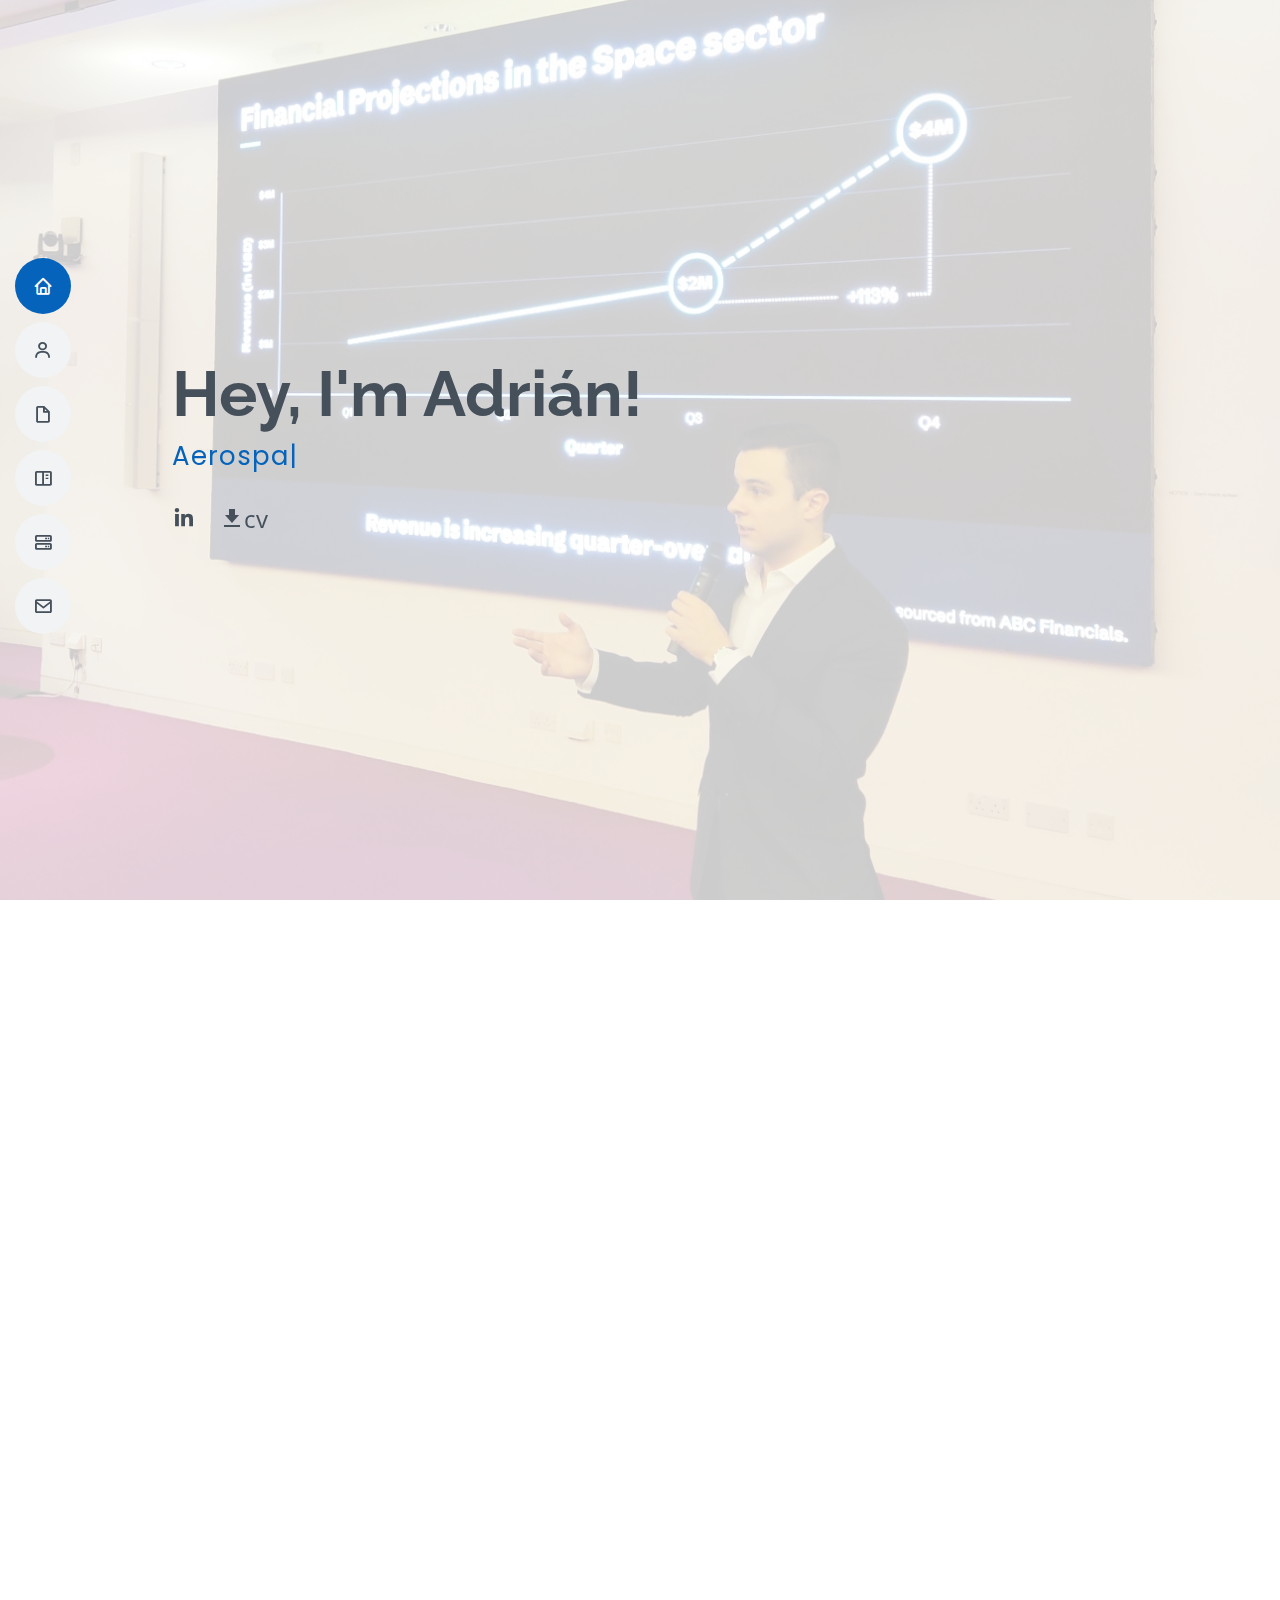
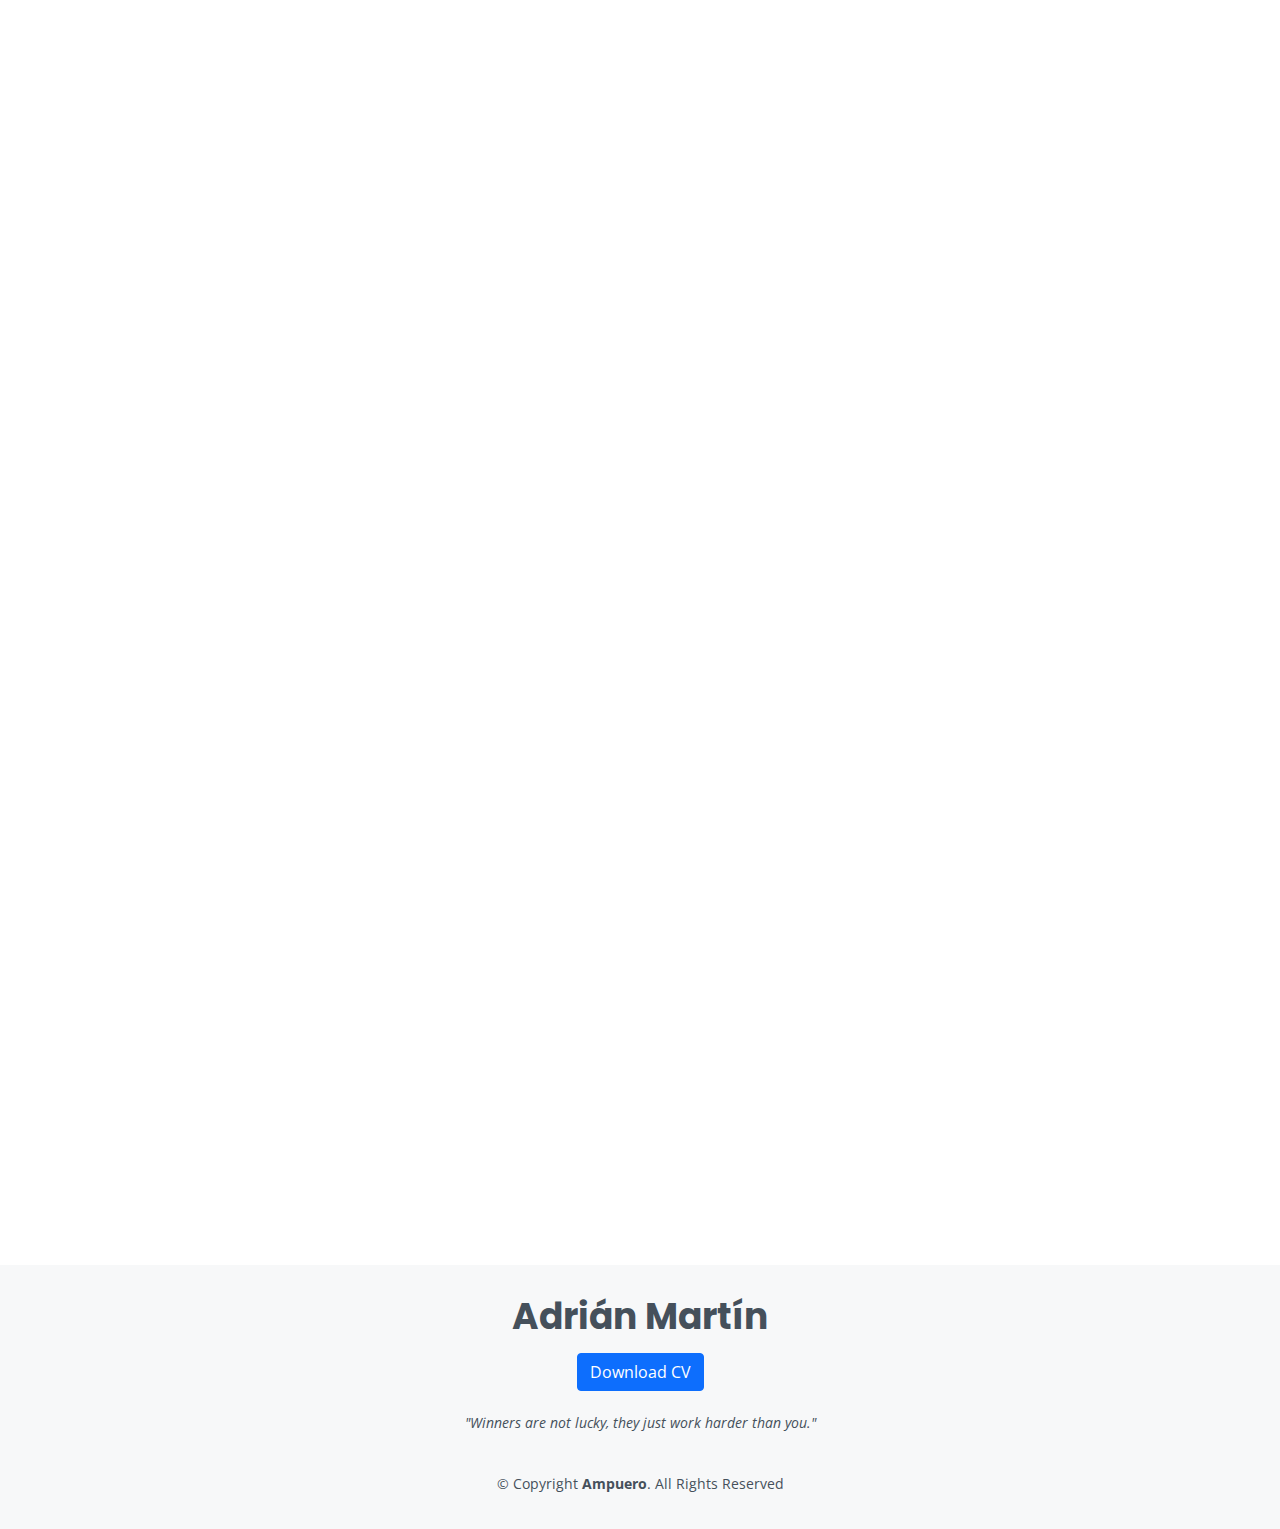
<file: index.html>
<!DOCTYPE html>
<html lang="en">

<head>
  <meta charset="utf-8">
  <meta content="width=device-width, initial-scale=1.0" name="viewport">

  <title>MyResume</title>
  <meta content="" name="description">
  <meta content="" name="keywords">

  <!-- Favicons -->
  <link href="assets/img/headlogo.jpg" rel="icon">
  <link href="assets/img/headlogo.jpg" rel="apple-touch-icon">

  <!-- Google Fonts -->
  <link href="https://fonts.googleapis.com/css?family=Open+Sans:300,300i,400,400i,600,600i,700,700i|Raleway:300,300i,400,400i,500,500i,600,600i,700,700i|Poppins:300,300i,400,400i,500,500i,600,600i,700,700i" rel="stylesheet">

  <!-- Vendor CSS Files -->
  <link href="assets/vendor/aos/aos.css" rel="stylesheet">
  <link href="assets/vendor/bootstrap/css/bootstrap.min.css" rel="stylesheet">
  <link href="assets/vendor/bootstrap-icons/bootstrap-icons.css" rel="stylesheet">
  <link href="assets/vendor/boxicons/css/boxicons.min.css" rel="stylesheet">
  <link href="assets/vendor/glightbox/css/glightbox.min.css" rel="stylesheet">
  <link href="assets/vendor/swiper/swiper-bundle.min.css" rel="stylesheet">

  <!-- Template Main CSS File -->
  <link href="assets/css/style.css" rel="stylesheet">

  <!-- =======================================================
  * Template Name: MyResume - v4.6.0
  * Template URL: https://bootstrapmade.com/free-html-bootstrap-template-my-resume/
  * Author: BootstrapMade.com
  * License: https://bootstrapmade.com/license/
  ======================================================== -->
</head>

<body>

  <!-- ======= Mobile nav toggle button ======= -->
  <!-- <button type="button" class="mobile-nav-toggle d-xl-none"><i class="bi bi-list mobile-nav-toggle"></i></button> -->
  <i class="bi bi-list mobile-nav-toggle d-xl-none"></i>
  <!-- ======= Header ======= -->
  <header id="header" class="d-flex flex-column justify-content-center">

    <nav id="navbar" class="navbar nav-menu">
      <ul>
        <li><a href="#hero" class="nav-link scrollto active"><i class="bx bx-home"></i> <span>Home</span></a></li>
        <li><a href="#about" class="nav-link scrollto"><i class="bx bx-user"></i> <span>About</span></a></li>
        <li><a href="#resume" class="nav-link scrollto"><i class="bx bx-file-blank"></i> <span>My Career</span></a></li>
        <li><a href="#portfolio" class="nav-link scrollto"><i class="bx bx-book-content"></i> <span>Personal Projects</span></a></li>
        <li><a href="#services" class="nav-link scrollto"><i class="bx bx-server"></i> <span>References</span></a></li>
        <li><a href="#contact" class="nav-link scrollto"><i class="bx bx-envelope"></i> <span>Contact</span></a></li>
      </ul>
    </nav><!-- .nav-menu -->

  </header><!-- End Header -->

  <!-- ======= Hero Section ======= -->
  <section id="hero" class="d-flex flex-column justify-content-center">
    <div class="container" data-aos="zoom-in" data-aos-delay="100">
      <h1>Hey, I'm Adrián!</h1>
      <p> <span class="typed" data-typed-items="Aerospace Engineer | Tech Enthusiast, MBA Graduate | Business Strategist"></span></p>
      <div class="social-links">
        <!-- <a href="#" class="twitter"><i class="bx bxl-twitter"></i></a>
        <a href="#" class="facebook"><i class="bx bxl-facebook"></i></a>
        <a href="#" class="instagram"><i class="bx bxl-instagram"></i></a>-->
        
        <a href="https://www.linkedin.com/in/adrian-martin-ampuero/" class="linkedin"><i class="bx bxl-linkedin"></i></a>
        <a href="assets/docs/Adrian-CV.pdf" download=""> <i class="bx bxs-download"></i>cv</a>
      </div>
    </div>
  </section><!-- End Hero -->

  <main id="main">

    <!-- ======= About Section ======= -->
    <section id="about" class="about">
      <div class="container" data-aos="fade-up">

        <div class="section-title">
          <h2>About</h2>
          <p>Welcome to my space, where you'll find more than just bullet points. You'll discover the story of me.</p>
        </div>

        <div class="row">
          <div class="col-lg-4">
            <img src="assets/img/profileyo-img.jpeg" class="img-fluid" alt="">
          </div>
          <div class="col-lg-8 pt-4 pt-lg-0 content">
            <h3>Quick overview</h3>
            <p class="fst-italic">
            </p>
            <div class="row">
              <div class="col-lg-6">
                <ul>
                  <li><i class="bi bi-chevron-right"></i> <strong>Age:</strong> <span>25</span></li>
                  <li><i class="bi bi-chevron-right"></i> <strong>Birthday:</strong> <span>2 October 1998</span></li>
                  <li><i class="bi bi-chevron-right"></i> <strong>Nationality:</strong> <span>Spanish</span></li>

                </ul>
              </div>
              <div class="col-lg-6">
                <ul>
                  <li><i class="bi bi-chevron-right"></i> <strong>Degree:</strong> <span>Master</span></li>
                  <li><i class="bi bi-chevron-right"></i> <strong>Email:</strong> <span>adrian.martin@ampuero.com.es</span></li>
                  <li><i class="bi bi-chevron-right"></i> <strong>Phone number:</strong> <span>+34 722 636 263</span></li>

                </ul>
              </div>
            </div>
            <br>
            <h3>Why? There's already the resume</h3>
            <p><br> That's the thing: <b>This is not a resume.</b> The reason I built this website is because sometimes, a one page resume doesn't paint the full picture of who a person truly is. It may outline the milestones, the professional achievements, and the educational background, but it often misses the essence—the real human behind the accolades. 
              <br><br>That's why I believe in going beyond the paper, in sharing more about who I am, the reasons behind the decisions I've made, and what I'm passionate about, including my projects. So, <b>let's dive deeper</b> and get to know each other a bit more. 
              <br><br></p>
          </div>
        </div>

      </div>
    </section><!-- End About Section -->

 


    <!-- ======= Career Section ======= -->
    <section id="resume" class="resume">
      <div class="container" data-aos="fade-up">

        <div class="section-title">
          <h2>My Career</h2>
           <!--<p>My life philosophy is quite clear: <b>Commitment.</b> Work accomplishments, gym results, personal goals... everything is achieved through commitment. 
           <br> Something hasn't been accomplished? It probably lacks commitment.</p>-->
           <p>We're living in times where we're beginning to drift away from the culture of hard work and sacrifice. Many people argue against believing in meritocracy, claiming that achievements come down to "luck" or "connections," and I couldn't disagree more. 
            My life philosophy has always been and will always remain the same: <b>achievements are earned through effort</b>. Every accomplishment in life, whether at the gym, in our careers, or personal goals, all hinge on hard work. 
            <br><br>Haven't achieved something? Simple, try harder.</p>
        </div>

        <div class="row">
          <div class="col-lg-6">
         

            


            <h3 class="resume-title">Experience</h3>
            <div class="resume-item">
              <h4>Space Systems Engineering intern</h4>
              <h5>German Aerospace Center - DLR</h5>
              <p><em>April-September 2024 in Bremen, Germany</em></p>
              <p> I will be joining the German Aerospace Center (DLR) to work on my thesis, which marks the culmination of my master's program. My career ambition is completely focused on space systems, and the chance to contribute at such a prestigious institution was an opportunity I simply could not pass up. <br><br>At DLR, I will be engaged in analyzing mission requirements, exploring a requirements traceability concept from the system level down to the domain, applied to an actual mission. 
                </p>
            </div>
            <div class="resume-item">
              <h4>Design Engineer Intern</h4>
              <h5>Piedrafita Systems</h5>
              <p><em>September-November 2022 in Madrid, Spain</em></p>
              <p>Piedrafita is a small company specializing in the mobility of combat vehicles. In my first internship there, I worked on a project named HS3, a rotary shock absorber that would be fitted onto tanks. I undertook this job with great enthusiasm and learned not only a great deal about CATIA but also got to experience the "real" side of engineering. 
                <br><br>My days were spent moving between the design office and the workshop, allowing me to see firsthand the practical application of engineering principles.</p>
            </div>
            <div class="resume-item">
              <h4>Program Coordinator</h4>
              <h5>Iale International School</h5>
              <p><em>Program of July 2018 in Bray, Ireland</em></p>
              <p>I used to attend a summer camp in Ireland every year to learn English, as it involved spending the month of July living with a host family and culminated in taking a Trinity level examination at the end of the month. Over the years, I transitioned from being a participant to becoming a camp monitor, and eventually, after certifying at a C2 level in English, I was promoted to coordinator of monitors. This role was my first foray into a position with managerial responsibilities, and I thoroughly enjoyed it. 
                <br><br>It taught me invaluable lessons on navigating the professional world and represented one of my initial steps into the workforce. 
                I look back on the experience with great fondness.</p>
            </div>
          </div>



          <div class="col-lg-6">
            <h3 class="resume-title">Formation</h3>
            <div class="resume-item">
              <h4>MSc in Astronautics and Space Engineering</h4>
              <h5>Cranfield University, UK</h5>
              <p><em>Ongoing </em></p>
              <ul>
                The Master's Degree in Aeronautical Engineering provided me with a wealth of knowledge, yet it did not fully cover my true passion: the space sector. This realization led me to embark on a new journey by enrolling in the Dual Diploma program at Cranfield University. <br><br>I have gained a tremendous amount of knowledge from this master's program, and not just from the coursework. I participated in a group research project titled <b>"Lunar Telecommunications Network"</b>, where we focused on the support and infrastructure of a common lunar network. The experience was fascinating. 
                I am eager to start my thesis at DLR and direct my career towards what I truly desire: Systems Engineering.
              </ul>
            </div>
            <div class="resume-item">
              <h4>Master's Degree in Aeronautical Engineering</h4>
              <h5>Technical University of Madrid</h5>
              <p><em>Ongoing</em></p>
              <ul>
                In Spain, the profession of an aeronautical engineer is contingent upon completing an Enabling Master's degree. Therefore, as a continuation of my studies and driven by my passion for engineering, I decided to pursue it. 
                <br><br>It's a challenging master's program, but one that I believe fosters tremendous growth both professionally and personally.
              </ul>
            </div>
            <div class="resume-item">
              <h4>Master of Business Administration (MBA)</h4>
              <h5>ThePower Business School, Madrid</h5>
              <p><em>September 2021 - June 2023</em></p>
              <ul>
                I know what you're thinking, and here comes the million-dollar question: <b>Why would an aerospace engineer decide to study for an MBA?</b> It's a question that, no matter how much I prepare for, remains challenging to answer in interviews. The only answer that comes to mind is passion. I love learning how the world works from such diverse perspectives because I think it allows me to innovate with viewpoints that go beyond just the engineering aspect. 
                <!--<br><br>Given the vast differences between engineering and economics, I firmly believe that a solid understanding of economics is crucial for those in leadership roles within large organizations, blending technical expertise with strategic business insight to drive innovation and success.-->
              </ul>
            </div>
            <div class="resume-item">
              <h4>Bachelor's Degree in Aerospace Engineering</h4>
              <h5>Technical University of Madrid</h5>
              <p><em>2016 - 2021</em></p>
              <ul>
                I always knew that my calling was in engineering and space, so choosing my career path was an easy decision. I learned a great deal in my studies, covering all aspects, and although it took me an extra year to finish, I have no regrets. The delay wasn't due to a lack of studying, but because I engaged in numerous entrepreneurship competitions, conferences, and events in general, which all steered the direction of my life. We'll delve into those a bit more later.
              </ul>
            </div>
          </div>
        </div>

      </div>
    </section>
    <!-- End Resume Section -->

     <!-- ======= Skills Section ======= -->
     <section id="skills" class="skills section-bg">
      <div class="container" data-aos="fade-up">

        <div class="section-title">
          <h2>Learning Journey</h2>
          <p>Every step in my career has been a lesson; each challenge, a teacher. I've learned to embrace change and turn tough moments into opportunities to get better at what I do. 
            It's this journey of picking up new skills and figuring things out that has shaped who I am as a professional.</p>
        </div>

        <div class="row skills-content">

          <div class="col-lg-6">

            <div class="progress">
              <span class="skill">Matlab <i class="val">Proficient</i></span>
              <div class="progress-bar-wrap">
                <div class="progress-bar" role="progressbar" aria-valuenow="80" aria-valuemin="0" aria-valuemax="100"></div>
              </div>
            </div>

            <div class="progress">
              <span class="skill">Arcadia Capella <i class="val">Learning...</i></span>
              <div class="progress-bar-wrap">
                <div class="progress-bar" role="progressbar" aria-valuenow="30" aria-valuemin="0" aria-valuemax="100"></div>
              </div>
            </div>

            <div class="progress">
              <span class="skill">GMAT <i class="val">Proficient</i></span>
              <div class="progress-bar-wrap">
                <div class="progress-bar" role="progressbar" aria-valuenow="80" aria-valuemin="0" aria-valuemax="100"></div>
              </div>
            </div>

            <div class="progress">
              <span class="skill">MS Office <i class="val">Professional</i></span>
              <div class="progress-bar-wrap">
                <div class="progress-bar" role="progressbar" aria-valuenow="100" aria-valuemin="0" aria-valuemax="100"></div>
              </div>
            </div>

          </div>

          <div class="col-lg-6">

            <div class="progress">
              <span class="skill">Public Speaking <i class="val"></i></span>
              <div class="progress-bar-wrap">
                <div class="progress-bar" role="progressbar" aria-valuenow="100" aria-valuemin="0" aria-valuemax="100"></div>
              </div>
            </div>

            <div class="progress">
              <span class="skill">Time management <i class="val"></i></span>
              <div class="progress-bar-wrap">
                <div class="progress-bar" role="progressbar" aria-valuenow="100" aria-valuemin="0" aria-valuemax="100"></div>
              </div>
            </div>

            <div class="progress">
              <span class="skill">Problem Solving <i class="val"></i></span>
              <div class="progress-bar-wrap">
                <div class="progress-bar" role="progressbar" aria-valuenow="100" aria-valuemin="0" aria-valuemax="100"></div>
              </div>
            </div>

            <div class="progress">
              <span class="skill">Teamwork <i class="val"></i></span>
              <div class="progress-bar-wrap">
                <div class="progress-bar" role="progressbar" aria-valuenow="100" aria-valuemin="0" aria-valuemax="100"></div>
              </div>
            </div>

          </div>
          

        </div>

      </div>
    </section><!-- End Skills Section -->


    <!-- ======= Facts Section ======= -->
    <section id="facts" class="facts">
      <div class="container" data-aos="fade-up">

        <div class="section-title">
          <h2>Competitions</h2>
        </div>

        <div class="row">

          <div class="col-lg-3 col-md-6">
            <div class="count-box">
              <i class="bi bi-award"></i>
              <h5>UKSEDS <br>IOSM Competition</h5>
              <p>Technical University of Madrid</p>
            </div>
          </div>

          <div class="col-lg-3 col-md-6 mt-5 mt-md-0">
            <div class="count-box">
              <i class="bi bi-award"></i>
              <h5>Crack the Case OW 2021</h5>
               <p>Oliver Wyman Spain - Consulting program</p>
            </div>
          </div>

          <div class="col-lg-3 col-md-6 mt-5 mt-md-0">
            <div class="count-box">
              <i class="bi bi-award"></i>
              <h5>Startup Challenge ActúaUPM 2019</h5>
               <p>Technical University of Madrid</p>
            </div>
          </div>

          <div class="col-lg-3 col-md-6 mt-5 mt-md-0">
            <div class="count-box">
              <i class="bi bi-award"></i>
              <h5>Entrepreneurship Competition GMC 2019</h5>
               <p>Global Management Challenge</p>
            </div>
          </div>

        </div>

      </div>
    </section><!-- End Facts Section -->

    <!-- ======= Personal Projects Section ======= -->
    <section id="portfolio" class="portfolio section-bg">
      <div class="container" data-aos="fade-up">

        <div class="section-title">
          <h2>Personal Projects</h2>
          <p>Entrepreneurship is a big part of who I am. I love putting time into my own projects, always aiming to learn more and take on new challenges.</p>
        </div>

        

        <div class="row portfolio-container" data-aos="fade-up" data-aos-delay="200">

          <div class="col-lg-4 col-md-6 portfolio-item filter-card">
            <div class="portfolio-wrap">
              <img src="assets/img/portfolio/atenea.png" class="img-fluid" alt="">
              <div class="portfolio-info">
                <h4>ATENEA</h4>
                <p></p>
                <div class="portfolio-links">
                  <a href="assets/img/portfolio/atenea.png" data-gallery="portfolioGallery" class="portfolio-lightbox" title="ATENEA Logo"><i class="bx bx-plus"></i></a>
                  <a href="atenea-details.html" class="portfolio-details-lightbox" data-glightbox="type: external" title="Portfolio Details"><i class="bx bx-link"></i></a>
                </div>
              </div>
            </div>
          </div>

          <div class="col-lg-4 col-md-6 portfolio-item filter-card">
            <div class="portfolio-wrap">
              <img src="assets/img/portfolio/tempus.png" class="img-fluid" alt="">
              <div class="portfolio-info">
                <h4>Tempus</h4>
                
                <div class="portfolio-links">
                  <a href="assets/img/portfolio/tempus.png" data-gallery="portfolioGallery" class="portfolio-lightbox" title="Tempus logo"><i class="bx bx-plus"></i></a>
                  <a href="tempus-details.html" class="portfolio-details-lightbox" data-glightbox="type: external" title="Portfolio Details"><i class="bx bx-link"></i></a>
                </div>
              </div>
            </div>
          </div>

          <div class="col-lg-4 col-md-6 portfolio-item filter-card">
            <div class="portfolio-wrap">
              <img src="assets/img/portfolio/prandtl.png" class="img-fluid" alt="">
              <div class="portfolio-info">
                <h4>Prandtl.</h4>
                
                <div class="portfolio-links">
                  <a href="assets/img/portfolio/prandtl.png" data-gallery="portfolioGallery" class="portfolio-lightbox" title="Prandtl. Logo"><i class="bx bx-plus"></i></a>
                  <a href="prandtl-details.html" class="portfolio-details-lightbox" data-glightbox="type: external" title="Portfolio Details"><i class="bx bx-link"></i></a>
                </div>
              </div>
            </div>
          </div>

        </div>

      </div>
    </section><!-- End Personal Projects Section -->

    <!-- ======= Services Section =======
    <section id="services" class="services">
      <div class="container" data-aos="fade-up">

        <div class="section-title">
          <h2>Services</h2>
          <p>Magnam dolores commodi suscipit. Necessitatibus eius consequatur ex aliquid fuga eum quidem. Sit sint consectetur velit. Quisquam quos quisquam cupiditate. Et nemo qui impedit suscipit alias ea. Quia fugiat sit in iste officiis commodi quidem hic quas.</p>
        </div>

        <div class="row">

          <div class="col-lg-4 col-md-6 d-flex align-items-stretch" data-aos="zoom-in" data-aos-delay="100">
            <div class="icon-box iconbox-blue">
              <div class="icon">
                <svg width="100" height="100" viewBox="0 0 600 600" xmlns="http://www.w3.org/2000/svg">
                  <path stroke="none" stroke-width="0" fill="#f5f5f5" d="M300,521.0016835830174C376.1290562159157,517.8887921683347,466.0731472004068,529.7835943286574,510.70327084640275,468.03025145048787C554.3714126377745,407.6079735673963,508.03601936045806,328.9844924480964,491.2728898941984,256.3432110539036C474.5976632858925,184.082847569629,479.9380746630129,96.60480741107993,416.23090153303,58.64404602377083C348.86323505073057,18.502131276798302,261.93793281208167,40.57373210992963,193.5410806939664,78.93577620505333C130.42746243093433,114.334589627462,98.30271207620316,179.96522072025542,76.75703585869454,249.04625023123273C51.97151888228291,328.5150500222984,13.704378332031375,421.85034740162234,66.52175969318436,486.19268352777647C119.04800174914682,550.1803526380478,217.28368757567262,524.383925680826,300,521.0016835830174"></path>
                </svg>
                <i class="bx bxl-dribbble"></i>
              </div>
              <h4><a href="">Lorem Ipsum</a></h4>
              <p>Voluptatum deleniti atque corrupti quos dolores et quas molestias excepturi</p>
            </div>
          </div>

          <div class="col-lg-4 col-md-6 d-flex align-items-stretch mt-4 mt-md-0" data-aos="zoom-in" data-aos-delay="200">
            <div class="icon-box iconbox-orange ">
              <div class="icon">
                <svg width="100" height="100" viewBox="0 0 600 600" xmlns="http://www.w3.org/2000/svg">
                  <path stroke="none" stroke-width="0" fill="#f5f5f5" d="M300,582.0697525312426C382.5290701553225,586.8405444964366,449.9789794690241,525.3245884688669,502.5850820975895,461.55621195738473C556.606425686781,396.0723002908107,615.8543463187945,314.28637112970534,586.6730223649479,234.56875336149918C558.9533121215079,158.8439757836574,454.9685369536778,164.00468322053177,381.49747125262974,130.76875717737553C312.15926192815925,99.40240125094834,248.97055460311594,18.661163978235184,179.8680185752513,50.54337015887873C110.5421016452524,82.52863877960104,119.82277516462835,180.83849132639028,109.12597500060166,256.43424936330496C100.08760227029461,320.3096726198365,92.17705696193138,384.0621239912766,124.79988738764834,439.7174275375508C164.83382741302287,508.01625554203684,220.96474134820875,577.5009287672846,300,582.0697525312426"></path>
                </svg>
                <i class="bx bx-file"></i>
              </div>
              <h4><a href="">Sed Perspiciatis</a></h4>
              <p>Duis aute irure dolor in reprehenderit in voluptate velit esse cillum dolore</p>
            </div>
          </div>

          <div class="col-lg-4 col-md-6 d-flex align-items-stretch mt-4 mt-lg-0" data-aos="zoom-in" data-aos-delay="300">
            <div class="icon-box iconbox-pink">
              <div class="icon">
                <svg width="100" height="100" viewBox="0 0 600 600" xmlns="http://www.w3.org/2000/svg">
                  <path stroke="none" stroke-width="0" fill="#f5f5f5" d="M300,541.5067337569781C382.14930387511276,545.0595476570109,479.8736841581634,548.3450877840088,526.4010558755058,480.5488172755941C571.5218469581645,414.80211281144784,517.5187510058486,332.0715597781072,496.52539010469104,255.14436215662573C477.37192572678356,184.95920475031193,473.57363656557914,105.61284051026155,413.0603344069578,65.22779650032875C343.27470386102294,18.654635553484475,251.2091493199835,5.337323636656869,175.0934190732945,40.62881213300186C97.87086631185822,76.43348514350839,51.98124368387456,156.15599469081315,36.44837278890362,239.84606092416172C21.716077023791087,319.22268207091537,43.775223500013084,401.1760424656574,96.891909868211,461.97329694683043C147.22146801428983,519.5804099606455,223.5754009179313,538.201503339737,300,541.5067337569781"></path>
                </svg>
                <i class="bx bx-tachometer"></i>
              </div>
              <h4><a href="">Magni Dolores</a></h4>
              <p>Excepteur sint occaecat cupidatat non proident, sunt in culpa qui officia</p>
            </div>
          </div>

          <div class="col-lg-4 col-md-6 d-flex align-items-stretch mt-4" data-aos="zoom-in" data-aos-delay="100">
            <div class="icon-box iconbox-yellow">
              <div class="icon">
                <svg width="100" height="100" viewBox="0 0 600 600" xmlns="http://www.w3.org/2000/svg">
                  <path stroke="none" stroke-width="0" fill="#f5f5f5" d="M300,503.46388370962813C374.79870501325706,506.71871716319447,464.8034551963731,527.1746412648533,510.4981551193396,467.86667711651364C555.9287308511215,408.9015244558933,512.6030010748507,327.5744911775523,490.211057578863,256.5855673507754C471.097692560561,195.9906835881958,447.69079081568157,138.11976852964426,395.19560036434837,102.3242989838813C329.3053358748298,57.3949838291264,248.02791733380457,8.279543830951368,175.87071277845988,42.242879143198664C103.41431057327972,76.34704239035025,93.79494320519305,170.9812938413882,81.28167332365135,250.07896920659033C70.17666984294237,320.27484674793965,64.84698225790005,396.69656628748305,111.28512138212992,450.4950937839243C156.20124167950087,502.5303643271138,231.32542653798444,500.4755392045468,300,503.46388370962813"></path>
                </svg>
                <i class="bx bx-layer"></i>
              </div>
              <h4><a href="">Nemo Enim</a></h4>
              <p>At vero eos et accusamus et iusto odio dignissimos ducimus qui blanditiis</p>
            </div>
          </div>

          <div class="col-lg-4 col-md-6 d-flex align-items-stretch mt-4" data-aos="zoom-in" data-aos-delay="200">
            <div class="icon-box iconbox-red">
              <div class="icon">
                <svg width="100" height="100" viewBox="0 0 600 600" xmlns="http://www.w3.org/2000/svg">
                  <path stroke="none" stroke-width="0" fill="#f5f5f5" d="M300,532.3542879108572C369.38199826031484,532.3153073249985,429.10787420159085,491.63046689027357,474.5244479745417,439.17860296908856C522.8885846962883,383.3225815378663,569.1668002868075,314.3205725914397,550.7432151929288,242.7694973846089C532.6665558377875,172.5657663291529,456.2379748765914,142.6223662098291,390.3689995646985,112.34683881706744C326.66090330228417,83.06452184765237,258.84405631176094,53.51806209861945,193.32584062364296,78.48882559362697C121.61183558270385,105.82097193414197,62.805066853699245,167.19869350419734,48.57481801355237,242.6138429142374C34.843463184063346,315.3850353017275,76.69343916112496,383.4422959591041,125.22947124332185,439.3748458443577C170.7312796277747,491.8107796887764,230.57421082200815,532.3932930995766,300,532.3542879108572"></path>
                </svg>
                <i class="bx bx-slideshow"></i>
              </div>
              <h4><a href="">Dele Cardo</a></h4>
              <p>Quis consequatur saepe eligendi voluptatem consequatur dolor consequuntur</p>
            </div>
          </div>

          <div class="col-lg-4 col-md-6 d-flex align-items-stretch mt-4" data-aos="zoom-in" data-aos-delay="300">
            <div class="icon-box iconbox-teal">
              <div class="icon">
                <svg width="100" height="100" viewBox="0 0 600 600" xmlns="http://www.w3.org/2000/svg">
                  <path stroke="none" stroke-width="0" fill="#f5f5f5" d="M300,566.797414625762C385.7384707136149,576.1784315230908,478.7894351017131,552.8928747891023,531.9192734346935,484.94944893311C584.6109503024035,417.5663521118492,582.489472248146,322.67544863468447,553.9536738515405,242.03673114598146C529.1557734026468,171.96086150256528,465.24506316201064,127.66468636344209,395.9583748389544,100.7403814666027C334.2173773831606,76.7482773500951,269.4350130405921,84.62216499799875,207.1952322260088,107.2889140133804C132.92018162631612,134.33871894543012,41.79353780512637,160.00259165414826,22.644507872594943,236.69541883565114C3.319112789854554,314.0945973066697,72.72355303640163,379.243833228382,124.04198916343866,440.3218312028393C172.9286146004772,498.5055451809895,224.45579914871206,558.5317968840102,300,566.797414625762"></path>
                </svg>
                <i class="bx bx-arch"></i>
              </div>
              <h4><a href="">Divera Don</a></h4>
              <p>Modi nostrum vel laborum. Porro fugit error sit minus sapiente sit aspernatur</p>
            </div>
          </div>

        </div>

      </div>
    </section> End Services Section -->

    <!-- ======= References Section ======= -->
    <section id="services" class="testimonials section-bg">
      <div class="container" data-aos="fade-up">

        <div class="section-title">
          <h2>References</h2>
        </div>

        <div class="testimonials-slider swiper" data-aos="fade-up" data-aos-delay="100">
          <div class="swiper-wrapper">

            <div class="swiper-slide">
              <div class="testimonial-item">
                <img src="assets/img/testimonials/jack-photo-removebg.png" class="testimonial-img" alt="">
                <h3>Jack Commons</h3>
                <h4>Director &amp; Founder of JC Language School</h4>
                <p>
                  <i class="bx bxs-quote-alt-left quote-icon-left"></i>
                  Adrián has excelled in the role of Program Coordinator, exhibiting one of the highest levels of productivity and management skills I have seen in an employee with so little work experience.
                  <i class="bx bxs-quote-alt-right quote-icon-right"></i>
                </p>
              </div>
            </div><!-- End reference item -->

            <div class="swiper-slide">
              <div class="testimonial-item">
                <img src="assets/img/testimonials/olarrea.png" class="testimonial-img" alt="">
                <h3>José Olarrea Busto</h3>
                <h4>Deputy Head of Technical University of Madrid for Academic Affairs</h4>
                <p>
                  <i class="bx bxs-quote-alt-left quote-icon-left"></i>
                  At a personal level, Adrián is a well- disciplined, industrious student with a pleasant personality. He went well beyond the course requirements showing great perseverance and initiative.  <i class="bx bxs-quote-alt-right quote-icon-right"></i>
                </p>
              </div>
            </div><!-- End reference item -->

            

          </div>
          <div class="swiper-pagination"></div>
        </div>

      </div>
    </section><!-- End References Section -->

    <!-- ======= Contact Section ======= -->
    <section id="contact" class="contact">
      <div class="container" data-aos="fade-up">

        <div class="section-title">
          <h2>Contact</h2>
        </div>

        <div class="row mt-1">

          <div class="col-lg-4">
            <div class="info">
              <div class="address">
                <i class="bi bi-geo-alt"></i>
                <h4>Location:</h4>
                <p>Cranfield, UK</p>
              </div>

              <div class="email">
                <i class="bi bi-envelope"></i>
                <h4>Email:</h4>
                <p>adrian.martin@ampuero.com.es</p>
              </div>

              <div class="phone">
                <i class="bi bi-phone"></i>
                <h4>Call:</h4>
                <p>+34 722 636 263</p>
              </div>

            </div>

          </div>

          <div class="col-lg-8 mt-5 mt-lg-0">

            <form action="forms/contact.php" method="post" role="form" class="php-email-form">
              <div class="row">
                <div class="col-md-6 form-group">
                  <input type="text" name="name" class="form-control" id="name" placeholder="Your Name" required>
                </div>
                <div class="col-md-6 form-group mt-3 mt-md-0">
                  <input type="email" class="form-control" name="email" id="email" placeholder="Your Email" required>
                </div>
              </div>
              <div class="form-group mt-3">
                <input type="text" class="form-control" name="subject" id="subject" placeholder="Subject" required>
              </div>
              <div class="form-group mt-3">
                <textarea class="form-control" name="message" rows="5" placeholder="Message" required></textarea>
              </div>
              <div class="my-3">
                <div class="loading">Loading</div>
                <div class="error-message"></div>
                <div class="sent-message">Your message has been sent. Thank you!</div>
              </div>
              <div class="text-center"><button type="submit">Send Message</button></div>
            </form>

          </div>

        </div>

      </div>
    </section><!-- End Contact Section -->

  </main><!-- End #main -->

  <!-- ======= Footer ======= -->
  <footer id="footer">
    <div class="container">
      <h3>Adrián Martín</h3>

      <!-- Botón de descarga del CV -->
    <a href="assets/docs/Adrian-CV.pdf" download="CV_Adrian_Martin" class="btn btn-primary">Download CV</a> <br>


      
      <p><br>"Winners are not lucky, they just work harder than you."</p>
      
      <div class="copyright">
        &copy; Copyright <strong><span>Ampuero</span></strong>. All Rights Reserved
      </div>
      <div class="credits">
        <!-- All the links in the footer should remain intact. -->
        <!-- You can delete the links only if you purchased the pro version. -->
        <!-- Licensing information: [license-url] -->
        <!-- Purchase the pro version with working PHP/AJAX contact form: https://bootstrapmade.com/free-html-bootstrap-template-my-resume/ -->
        <!--Designed by <a href="https://bootstrapmade.com/">BootstrapMade</a>-->
      </div>
    </div>
  </footer><!-- End Footer -->

  <div id="preloader"></div>
  <a href="#" class="back-to-top d-flex align-items-center justify-content-center"><i class="bi bi-arrow-up-short"></i></a>

  <!-- Vendor JS Files -->
  <script src="assets/vendor/aos/aos.js"></script>
  <script src="assets/vendor/bootstrap/js/bootstrap.bundle.min.js"></script>
  <script src="assets/vendor/glightbox/js/glightbox.min.js"></script>
  <script src="assets/vendor/isotope-layout/isotope.pkgd.min.js"></script>
  <script src="assets/vendor/php-email-form/validate.js"></script>
  <script src="assets/vendor/purecounter/purecounter.js"></script>
  <script src="assets/vendor/swiper/swiper-bundle.min.js"></script>
  <script src="assets/vendor/typed.js/typed.min.js"></script>
  <script src="assets/vendor/waypoints/noframework.waypoints.js"></script>

  <!-- Template Main JS File -->
  <script src="assets/js/main.js"></script>

</body>

</html>
</file>
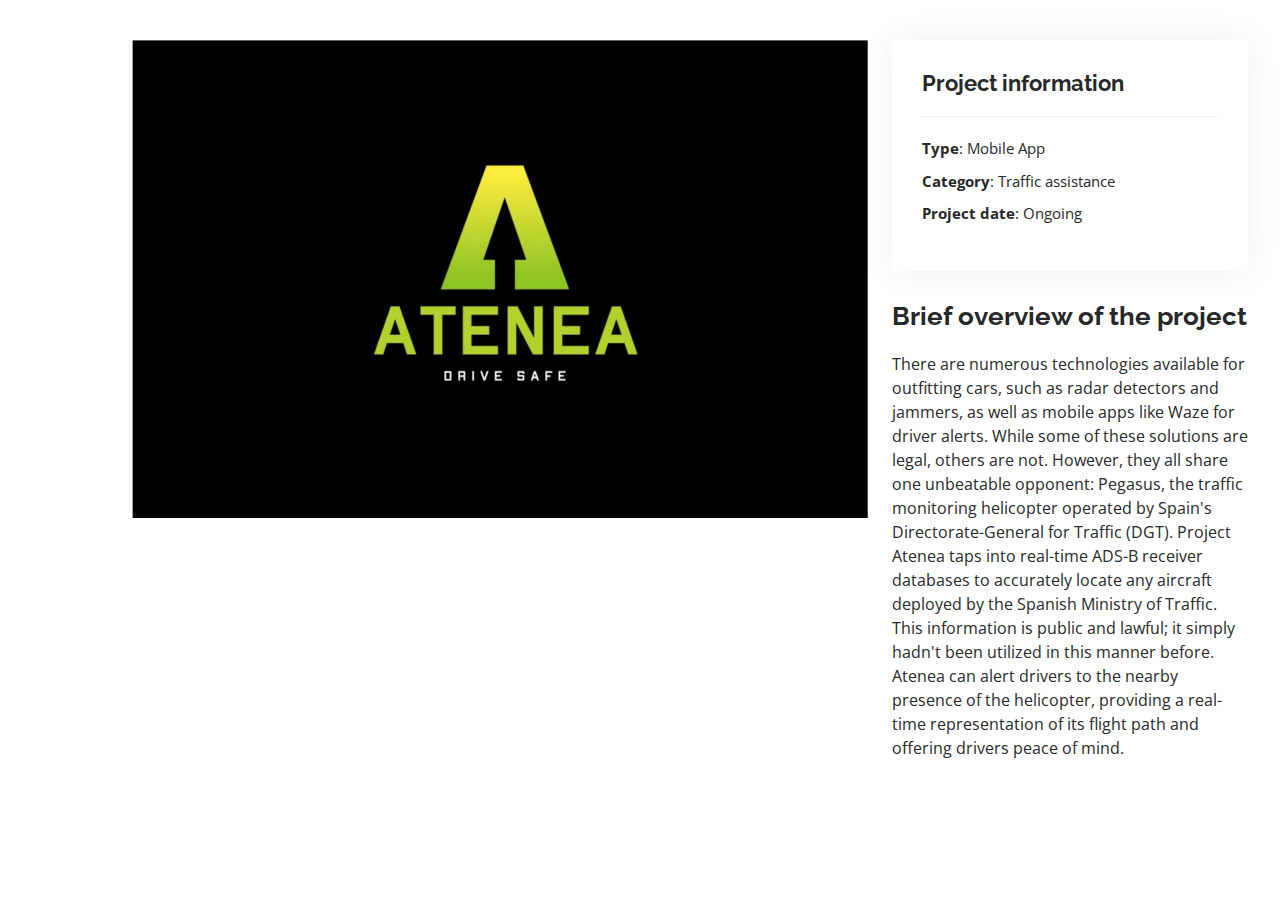
<file: atenea-details.html>
<!DOCTYPE html>
<html lang="en">

<head>
  <meta charset="utf-8">
  <meta content="width=device-width, initial-scale=1.0" name="viewport">

  <title>Portfolio Details - Personal Bootstrap Template</title>
  <meta content="" name="description">
  <meta content="" name="keywords">

  <!-- Favicons -->
  <link href="assets/img/favicon.png" rel="icon">
  <link href="assets/img/apple-touch-icon.png" rel="apple-touch-icon">

  <!-- Google Fonts -->
  <link href="https://fonts.googleapis.com/css?family=Open+Sans:300,300i,400,400i,600,600i,700,700i|Raleway:300,300i,400,400i,500,500i,600,600i,700,700i|Poppins:300,300i,400,400i,500,500i,600,600i,700,700i" rel="stylesheet">

  <!-- Vendor CSS Files -->
  <link href="assets/vendor/aos/aos.css" rel="stylesheet">
  <link href="assets/vendor/bootstrap/css/bootstrap.min.css" rel="stylesheet">
  <link href="assets/vendor/bootstrap-icons/bootstrap-icons.css" rel="stylesheet">
  <link href="assets/vendor/boxicons/css/boxicons.min.css" rel="stylesheet">
  <link href="assets/vendor/glightbox/css/glightbox.min.css" rel="stylesheet">
  <link href="assets/vendor/swiper/swiper-bundle.min.css" rel="stylesheet">

  <!-- Template Main CSS File -->
  <link href="assets/css/style.css" rel="stylesheet">

  <!-- =======================================================
  * Template Name: MyResume - v4.6.0
  * Template URL: https://bootstrapmade.com/free-html-bootstrap-template-my-resume/
  * Author: BootstrapMade.com
  * License: https://bootstrapmade.com/license/
  ======================================================== -->
</head>

<body>

  <main id="main">

    <!-- ======= Portfolio Details Section ======= -->
    <section id="portfolio-details" class="portfolio-details">
      <div class="container">

        <div class="row gy-4">

          <div class="col-lg-8">
            <div class="portfolio-details-slider swiper">
              <div class="swiper-wrapper align-items-center">

                <div class="portfolio-details-lightbox">
                  <img src="assets/img/portfolio/atenea.png" alt="">
                </div>

                

              </div>
              <div class="swiper-pagination"></div>
            </div>
          </div>

          <div class="col-lg-4">
            <div class="portfolio-info">
              <h3>Project information</h3>
              <ul>
                <li><strong>Type</strong>: Mobile App</li>
                <li><strong>Category</strong>: Traffic assistance</li>
                <li><strong>Project date</strong>: Ongoing</li>
              </ul>
            </div>
            <div class="portfolio-description">
              <h2>Brief overview of the project</h2>
              <p>
                There are numerous technologies available for outfitting cars, such as radar detectors and jammers, as well as mobile apps like Waze for driver alerts. While some of these solutions are legal, others are not. However, they all share one unbeatable opponent: Pegasus, the traffic monitoring helicopter operated by Spain's Directorate-General for Traffic (DGT). Project Atenea taps into real-time ADS-B receiver databases to accurately locate any aircraft deployed by the Spanish Ministry of Traffic. This information is public and lawful; it simply hadn't been utilized in this manner before. 
                Atenea can alert drivers to the nearby presence of the helicopter, providing a real-time representation of its flight path and offering drivers peace of mind. </p>
            </div>
          </div>

        </div>

      </div>
    </section><!-- End Portfolio Details Section -->

  </main><!-- End #main -->

  <div id="preloader"></div>
  <a href="#" class="back-to-top d-flex align-items-center justify-content-center"><i class="bi bi-arrow-up-short"></i></a>

  <!-- Vendor JS Files -->
  <script src="assets/vendor/aos/aos.js"></script>
  <script src="assets/vendor/bootstrap/js/bootstrap.bundle.min.js"></script>
  <script src="assets/vendor/glightbox/js/glightbox.min.js"></script>
  <script src="assets/vendor/isotope-layout/isotope.pkgd.min.js"></script>
  <script src="assets/vendor/php-email-form/validate.js"></script>
  <script src="assets/vendor/purecounter/purecounter.js"></script>
  <script src="assets/vendor/swiper/swiper-bundle.min.js"></script>
  <script src="assets/vendor/typed.js/typed.min.js"></script>
  <script src="assets/vendor/waypoints/noframework.waypoints.js"></script>

  <!-- Template Main JS File -->
  <script src="assets/js/main.js"></script>

</body>

</html>
</file>
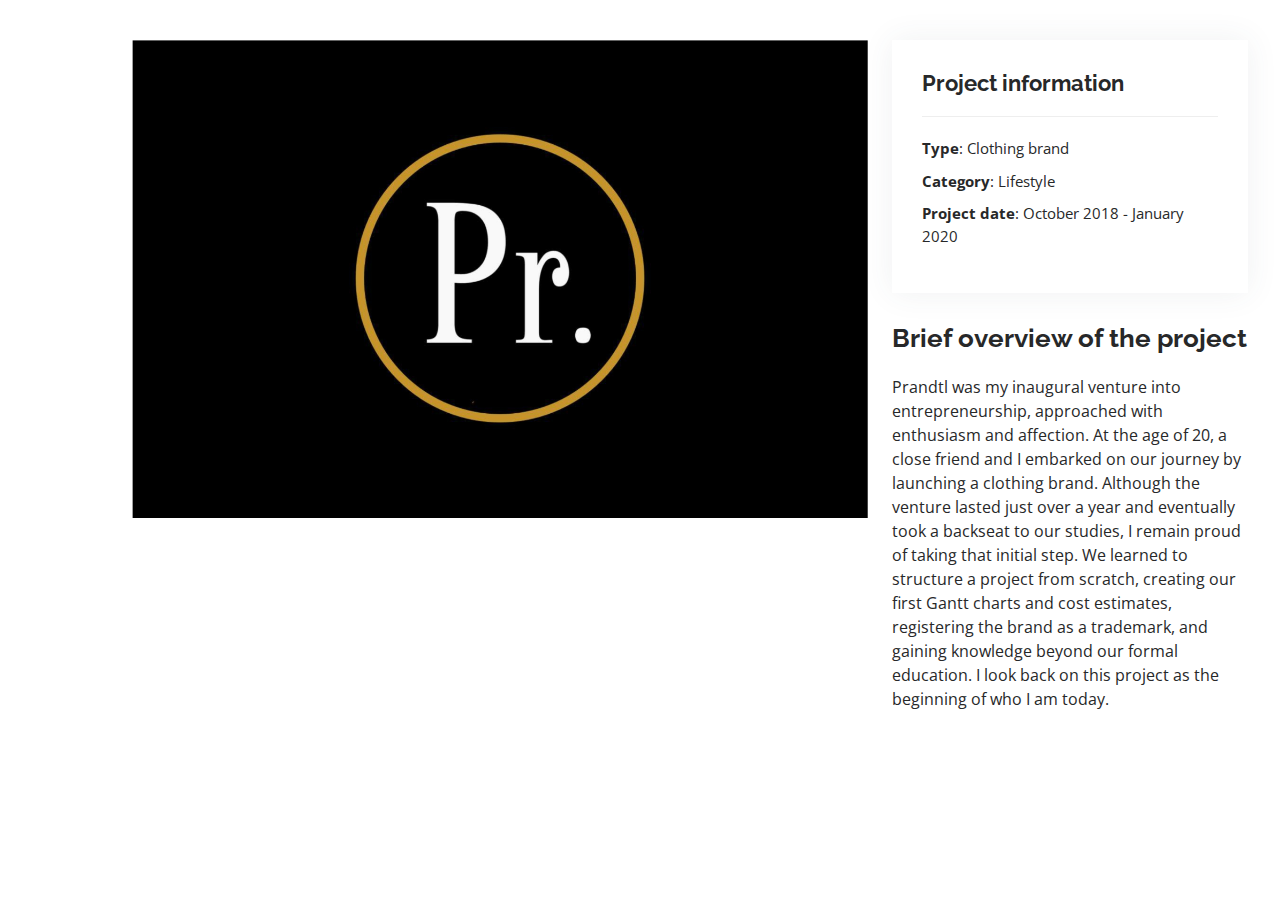
<file: prandtl-details.html>
<!DOCTYPE html>
<html lang="en">

<head>
  <meta charset="utf-8">
  <meta content="width=device-width, initial-scale=1.0" name="viewport">

  <title>Portfolio Details - Personal Bootstrap Template</title>
  <meta content="" name="description">
  <meta content="" name="keywords">

  <!-- Favicons -->
  <link href="assets/img/favicon.png" rel="icon">
  <link href="assets/img/apple-touch-icon.png" rel="apple-touch-icon">

  <!-- Google Fonts -->
  <link href="https://fonts.googleapis.com/css?family=Open+Sans:300,300i,400,400i,600,600i,700,700i|Raleway:300,300i,400,400i,500,500i,600,600i,700,700i|Poppins:300,300i,400,400i,500,500i,600,600i,700,700i" rel="stylesheet">

  <!-- Vendor CSS Files -->
  <link href="assets/vendor/aos/aos.css" rel="stylesheet">
  <link href="assets/vendor/bootstrap/css/bootstrap.min.css" rel="stylesheet">
  <link href="assets/vendor/bootstrap-icons/bootstrap-icons.css" rel="stylesheet">
  <link href="assets/vendor/boxicons/css/boxicons.min.css" rel="stylesheet">
  <link href="assets/vendor/glightbox/css/glightbox.min.css" rel="stylesheet">
  <link href="assets/vendor/swiper/swiper-bundle.min.css" rel="stylesheet">

  <!-- Template Main CSS File -->
  <link href="assets/css/style.css" rel="stylesheet">

  <!-- =======================================================
  * Template Name: MyResume - v4.6.0
  * Template URL: https://bootstrapmade.com/free-html-bootstrap-template-my-resume/
  * Author: BootstrapMade.com
  * License: https://bootstrapmade.com/license/
  ======================================================== -->
</head>

<body>

  <main id="main">

    <!-- ======= Portfolio Details Section ======= -->
    <section id="portfolio-details" class="portfolio-details">
      <div class="container">

        <div class="row gy-4">

          <div class="col-lg-8">
            <div class="portfolio-details-slider swiper">
              <div class="swiper-wrapper align-items-center">

                <div class="portfolio-details-lightbox">
                  <img src="assets/img/portfolio/prandtl.png" alt="">
                </div>

                

              </div>
              <div class="swiper-pagination"></div>
            </div>
          </div>

          <div class="col-lg-4">
            <div class="portfolio-info">
              <h3>Project information</h3>
              <ul>
                <li><strong>Type</strong>: Clothing brand</li>
                <li><strong>Category</strong>: Lifestyle</li>
                <li><strong>Project date</strong>: October 2018 - January 2020</li>
              </ul>
            </div>
            <div class="portfolio-description">
              <h2>Brief overview of the project</h2>
              <p>
                Prandtl was my inaugural venture into entrepreneurship, approached with enthusiasm and affection. At the age of 20, a close friend and I embarked on our journey by launching a clothing brand. Although the venture lasted just over a year and eventually took a backseat to our studies, I remain proud of taking that initial step. 
                We learned to structure a project from scratch, creating our first Gantt charts and cost estimates, registering the brand as a trademark, and gaining knowledge beyond our formal education. 
                I look back on this project as the beginning of who I am today.</p>
            </div>
          </div>

        </div>

      </div>
    </section><!-- End Portfolio Details Section -->

  </main><!-- End #main -->

  <div id="preloader"></div>
  <a href="#" class="back-to-top d-flex align-items-center justify-content-center"><i class="bi bi-arrow-up-short"></i></a>

  <!-- Vendor JS Files -->
  <script src="assets/vendor/aos/aos.js"></script>
  <script src="assets/vendor/bootstrap/js/bootstrap.bundle.min.js"></script>
  <script src="assets/vendor/glightbox/js/glightbox.min.js"></script>
  <script src="assets/vendor/isotope-layout/isotope.pkgd.min.js"></script>
  <script src="assets/vendor/php-email-form/validate.js"></script>
  <script src="assets/vendor/purecounter/purecounter.js"></script>
  <script src="assets/vendor/swiper/swiper-bundle.min.js"></script>
  <script src="assets/vendor/typed.js/typed.min.js"></script>
  <script src="assets/vendor/waypoints/noframework.waypoints.js"></script>

  <!-- Template Main JS File -->
  <script src="assets/js/main.js"></script>

</body>

</html>
</file>
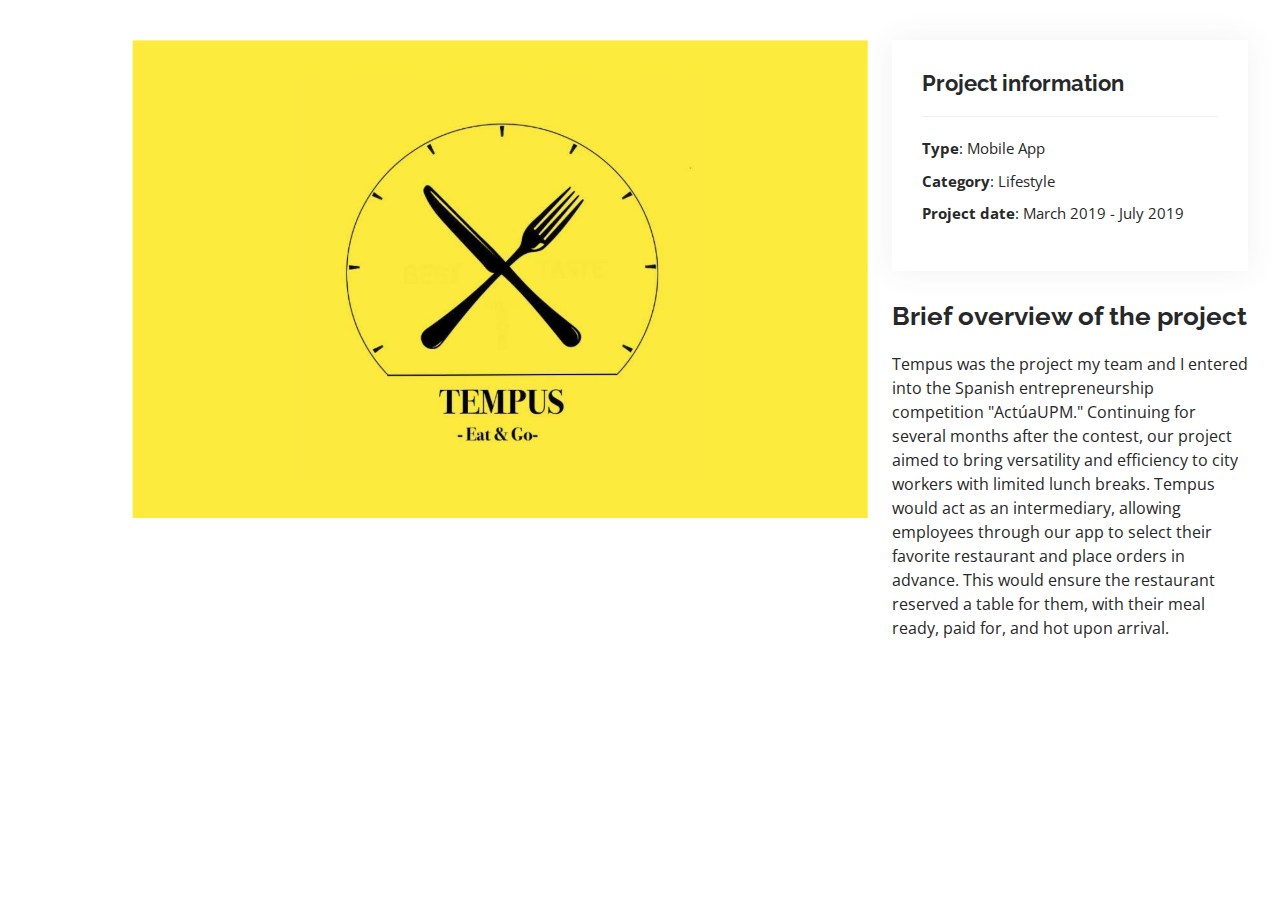
<file: tempus-details.html>
<!DOCTYPE html>
<html lang="en">

<head>
  <meta charset="utf-8">
  <meta content="width=device-width, initial-scale=1.0" name="viewport">

  <title>Portfolio Details - Personal Bootstrap Template</title>
  <meta content="" name="description">
  <meta content="" name="keywords">

  <!-- Favicons -->
  <link href="assets/img/favicon.png" rel="icon">
  <link href="assets/img/apple-touch-icon.png" rel="apple-touch-icon">

  <!-- Google Fonts -->
  <link href="https://fonts.googleapis.com/css?family=Open+Sans:300,300i,400,400i,600,600i,700,700i|Raleway:300,300i,400,400i,500,500i,600,600i,700,700i|Poppins:300,300i,400,400i,500,500i,600,600i,700,700i" rel="stylesheet">

  <!-- Vendor CSS Files -->
  <link href="assets/vendor/aos/aos.css" rel="stylesheet">
  <link href="assets/vendor/bootstrap/css/bootstrap.min.css" rel="stylesheet">
  <link href="assets/vendor/bootstrap-icons/bootstrap-icons.css" rel="stylesheet">
  <link href="assets/vendor/boxicons/css/boxicons.min.css" rel="stylesheet">
  <link href="assets/vendor/glightbox/css/glightbox.min.css" rel="stylesheet">
  <link href="assets/vendor/swiper/swiper-bundle.min.css" rel="stylesheet">

  <!-- Template Main CSS File -->
  <link href="assets/css/style.css" rel="stylesheet">

  <!-- =======================================================
  * Template Name: MyResume - v4.6.0
  * Template URL: https://bootstrapmade.com/free-html-bootstrap-template-my-resume/
  * Author: BootstrapMade.com
  * License: https://bootstrapmade.com/license/
  ======================================================== -->
</head>

<body>

  <main id="main">

    <!-- ======= Portfolio Details Section ======= -->
    <section id="portfolio-details" class="portfolio-details">
      <div class="container">

        <div class="row gy-4">

          <div class="col-lg-8">
            <div class="portfolio-details-slider swiper">
              <div class="swiper-wrapper align-items-center">

                <div class="portfolio-details-lightbox">
                  <img src="assets/img/portfolio/tempus.png" alt="">
                </div>

                

              </div>
              <div class="swiper-pagination"></div>
            </div>
          </div>

          <div class="col-lg-4">
            <div class="portfolio-info">
              <h3>Project information</h3>
              <ul>
                <li><strong>Type</strong>: Mobile App</li>
                <li><strong>Category</strong>: Lifestyle</li>
                <li><strong>Project date</strong>: March 2019 - July 2019</li>
              </ul>
            </div>
            <div class="portfolio-description">
              <h2>Brief overview of the project</h2>
              <p>
                Tempus was the project my team and I entered into the Spanish entrepreneurship competition "ActúaUPM." Continuing for several months after the contest, our project aimed to bring versatility and efficiency to city workers with limited lunch breaks. Tempus would act as an intermediary, allowing employees through our app to select their favorite restaurant and place orders in advance. 
                This would ensure the restaurant reserved a table for them, with their meal ready, paid for, and hot upon arrival. </p>
            </div>
          </div>

        </div>

      </div>
    </section><!-- End Portfolio Details Section -->

  </main><!-- End #main -->

  <div id="preloader"></div>
  <a href="#" class="back-to-top d-flex align-items-center justify-content-center"><i class="bi bi-arrow-up-short"></i></a>

  <!-- Vendor JS Files -->
  <script src="assets/vendor/aos/aos.js"></script>
  <script src="assets/vendor/bootstrap/js/bootstrap.bundle.min.js"></script>
  <script src="assets/vendor/glightbox/js/glightbox.min.js"></script>
  <script src="assets/vendor/isotope-layout/isotope.pkgd.min.js"></script>
  <script src="assets/vendor/php-email-form/validate.js"></script>
  <script src="assets/vendor/purecounter/purecounter.js"></script>
  <script src="assets/vendor/swiper/swiper-bundle.min.js"></script>
  <script src="assets/vendor/typed.js/typed.min.js"></script>
  <script src="assets/vendor/waypoints/noframework.waypoints.js"></script>

  <!-- Template Main JS File -->
  <script src="assets/js/main.js"></script>

</body>

</html>
</file>
<file: assets/css/style.css>
/**
* Template Name: MyResume - v4.6.0
* Template URL: https://bootstrapmade.com/free-html-bootstrap-template-my-resume/
* Author: BootstrapMade.com
* License: https://bootstrapmade.com/license/
*/

/*--------------------------------------------------------------
# General
--------------------------------------------------------------*/
body {
  font-family: "Open Sans", sans-serif;
  color: #272829;
}

a {
  color: #0563bb;
  text-decoration: none;
}

a:hover {
  color: #067ded;
  text-decoration: none;
}

h1, h2, h3, h4, h5, h6 {
  font-family: "Raleway", sans-serif;
}

/*--------------------------------------------------------------
# Back to top button
--------------------------------------------------------------*/
.back-to-top {
  position: fixed;
  visibility: hidden;
  opacity: 0;
  right: 15px;
  bottom: 15px;
  z-index: 996;
  background: #0563bb;
  width: 40px;
  height: 40px;
  border-radius: 50px;
  transition: all 0.4s;
}
.back-to-top i {
  font-size: 28px;
  color: #fff;
  line-height: 0;
}
.back-to-top:hover {
  background: #0678e3;
  color: #fff;
}
.back-to-top.active {
  visibility: visible;
  opacity: 1;
}

/*--------------------------------------------------------------
# Preloader
--------------------------------------------------------------*/
#preloader {
  position: fixed;
  top: 0;
  left: 0;
  right: 0;
  bottom: 0;
  z-index: 9999;
  overflow: hidden;
  background: #fff;
}

#preloader:before {
  content: "";
  position: fixed;
  top: calc(50% - 30px);
  left: calc(50% - 30px);
  border: 6px solid #0563bb;
  border-top-color: #fff;
  border-bottom-color: #fff;
  border-radius: 50%;
  width: 60px;
  height: 60px;
  -webkit-animation: animate-preloader 1s linear infinite;
  animation: animate-preloader 1s linear infinite;
}

@-webkit-keyframes animate-preloader {
  0% {
    transform: rotate(0deg);
  }
  100% {
    transform: rotate(360deg);
  }
}

@keyframes animate-preloader {
  0% {
    transform: rotate(0deg);
  }
  100% {
    transform: rotate(360deg);
  }
}
/*--------------------------------------------------------------
# Disable aos animation delay on mobile devices
--------------------------------------------------------------*/
@media screen and (max-width: 768px) {
  [data-aos-delay] {
    transition-delay: 0 !important;
  }
}
/*--------------------------------------------------------------
# Header
--------------------------------------------------------------*/
#header {
  position: fixed;
  top: 0;
  left: 0;
  bottom: 0;
  z-index: 9997;
  transition: all 0.5s;
  padding: 15px;
  overflow-y: auto;
}
@media (max-width: 992px) {
  #header {
    width: 300px;
    background: #fff;
    border-right: 1px solid #e6e9ec;
    left: -300px;
  }
}

@media (min-width: 992px) {
  #main {
    margin-left: 100px;
  }
}
/*--------------------------------------------------------------
# Navigation Menu
--------------------------------------------------------------*/
/**
* Desktop Navigation 
*/
.nav-menu {
  padding: 0;
  display: block;
}
.nav-menu * {
  margin: 0;
  padding: 0;
  list-style: none;
}
.nav-menu > ul > li {
  position: relative;
  white-space: nowrap;
}
.nav-menu a, .nav-menu a:focus {
  display: flex;
  align-items: center;
  color: #45505b;
  padding: 10px 18px;
  margin-bottom: 8px;
  transition: 0.3s;
  font-size: 15px;
  border-radius: 50px;
  background: #f2f3f5;
  height: 56px;
  width: 100%;
  overflow: hidden;
  transition: 0.3s;
}
.nav-menu a i, .nav-menu a:focus i {
  font-size: 20px;
}
.nav-menu a span, .nav-menu a:focus span {
  padding: 0 5px 0 7px;
  color: #45505b;
}
@media (min-width: 992px) {
  .nav-menu a, .nav-menu a:focus {
    width: 56px;
  }
  .nav-menu a span, .nav-menu a:focus span {
    display: none;
    color: #fff;
  }
}
.nav-menu a:hover, .nav-menu .active, .nav-menu .active:focus, .nav-menu li:hover > a {
  color: #fff;
  background: #0563bb;
}
.nav-menu a:hover span, .nav-menu .active span, .nav-menu .active:focus span, .nav-menu li:hover > a span {
  color: #fff;
}
.nav-menu a:hover, .nav-menu li:hover > a {
  width: 100%;
  color: #fff;
}
.nav-menu a:hover span, .nav-menu li:hover > a span {
  display: block;
}

/**
* Mobile Navigation 
*/
.mobile-nav-toggle {
  position: fixed;
  right: 10px;
  top: 10px;
  z-index: 9998;
  border: 0;
  background: none;
  font-size: 28px;
  transition: all 0.4s;
  outline: none !important;
  line-height: 0;
  cursor: pointer;
  border-radius: 50px;
  padding: 5px;
}
.mobile-nav-toggle i {
  color: #45505b;
}

.mobile-nav-active {
  overflow: hidden;
}
.mobile-nav-active #header {
  left: 0;
}
.mobile-nav-active .mobile-nav-toggle {
  color: #fff;
  background-color: #0563bb;
}

/*--------------------------------------------------------------
# Hero Section
--------------------------------------------------------------*/
#hero {
  width: 100%;
  height: 100vh;
  background: url("../img/cranfield-2.JPG") top right no-repeat;
  background-size: cover;
  position: relative;
}
@media (min-width: 992px) {
  #hero {
    padding-left: 160px;
  }
}
#hero:before {
  content: "";
  background: rgba(255, 255, 255, 0.8);
  position: absolute;
  bottom: 0;
  top: 0;
  left: 0;
  right: 0;
}
#hero h1 {
  margin: 0;
  font-size: 64px;
  font-weight: 700;
  line-height: 56px;
  color: #45505b;
}
#hero p {
  color: #45505b;
  margin: 15px 0 0 0;
  font-size: 26px;
  font-family: "Poppins", sans-serif;
}
#hero p span {
  color: #0563bb;
  letter-spacing: 1px;
}
#hero .social-links {
  margin-top: 30px;
}
#hero .social-links a {
  font-size: 24px;
  display: inline-block;
  color: #45505b;
  line-height: 1;
  margin-right: 20px;
  transition: 0.3s;
}
#hero .social-links a:hover {
  color: #0563bb;
}
@media (max-width: 992px) {
  #hero {
    text-align: center;
  }
  #hero h1 {
    font-size: 32px;
    line-height: 36px;
  }
  #hero p {
    margin-top: 10px;
    font-size: 20px;
    line-height: 24px;
  }
}

/*--------------------------------------------------------------
# Sections General
--------------------------------------------------------------*/
section {
  padding: 60px 0;
  overflow: hidden;
}

.section-title {
  text-align: center;
  padding-bottom: 30px;
}
.section-title h2 {
  font-size: 32px;
  font-weight: bold;
  text-transform: uppercase;
  margin-bottom: 20px;
  padding-bottom: 20px;
  position: relative;
  color: #45505b;
}
.section-title h2::before {
  content: "";
  position: absolute;
  display: block;
  width: 120px;
  height: 1px;
  background: #ddd;
  bottom: 1px;
  left: calc(50% - 60px);
}
.section-title h2::after {
  content: "";
  position: absolute;
  display: block;
  width: 40px;
  height: 3px;
  background: #0563bb;
  bottom: 0;
  left: calc(50% - 20px);
}
.section-title p {
  margin-bottom: 0;
}

/*--------------------------------------------------------------
# About
--------------------------------------------------------------*/
.about .content h3 {
  font-weight: 700;
  font-size: 26px;
  color: #728394;
}
.about .content ul {
  list-style: none;
  padding: 0;
}
.about .content ul li {
  margin-bottom: 20px;
  display: flex;
  align-items: center;
}
.about .content ul strong {
  margin-right: 10px;
}
.about .content ul i {
  font-size: 16px;
  margin-right: 5px;
  color: #0563bb;
  line-height: 0;
}
.about .content p:last-child {
  margin-bottom: 0;
}

/*--------------------------------------------------------------
# Facts
--------------------------------------------------------------*/
.facts .count-box {
  padding: 30px 30px 25px 30px;
  margin-top: 30px;
  width: 100%;
  position: relative;
  text-align: center;
  background: #fff;
}
.facts .count-box i {
  position: absolute;
  top: -25px;
  left: 50%;
  transform: translateX(-50%);
  font-size: 24px;
  background: #0563bb;
  color: #fff;
  border-radius: 50px;
  display: inline-flex;
  align-items: center;
  justify-content: center;
  width: 48px;
  height: 48px;
}
.facts .count-box span {
  font-size: 36px;
  display: block;
  font-weight: 600;
  color: #011426;
}
.facts .count-box p {
  padding: 0;
  margin: 0;
  font-family: "Raleway", sans-serif;
  font-size: 14px;
}

/*--------------------------------------------------------------
# Akills
--------------------------------------------------------------*/
.skills .progress {
  height: 60px;
  display: block;
  background: none;
  border-radius: 0;
}
.skills .progress .skill {
  padding: 10px 0;
  margin: 0;
  text-transform: uppercase;
  display: block;
  font-weight: 600;
  font-family: "Poppins", sans-serif;
  color: #45505b;
}
.skills .progress .skill .val {
  float: right;
  font-style: normal;
}
.skills .progress-bar-wrap {
  background: #f2f3f5;
}
.skills .progress-bar {
  width: 1px;
  height: 10px;
  transition: 0.9s;
  background-color: #0563bb;
}

/*--------------------------------------------------------------
# Resume
--------------------------------------------------------------*/
.resume .resume-title {
  font-size: 26px;
  font-weight: 700;
  margin-top: 20px;
  margin-bottom: 20px;
  color: #45505b;
}
.resume .resume-item {
  padding: 0 0 20px 20px;
  margin-top: -2px;
  border-left: 2px solid #0563bb;
  position: relative;
}
.resume .resume-item h4 {
  line-height: 18px;
  font-size: 18px;
  font-weight: 600;
  text-transform: uppercase;
  font-family: "Poppins", sans-serif;
  color: #0563bb;
  margin-bottom: 10px;
}
.resume .resume-item h5 {
  font-size: 16px;
  background: #f7f8f9;
  padding: 5px 15px;
  display: inline-block;
  font-weight: 600;
  margin-bottom: 10px;
}
.resume .resume-item ul {
  padding-left: 20px;
}
.resume .resume-item ul li {
  padding-bottom: 10px;
}
.resume .resume-item:last-child {
  padding-bottom: 0;
}
.resume .resume-item::before {
  content: "";
  position: absolute;
  width: 16px;
  height: 16px;
  border-radius: 50px;
  left: -9px;
  top: 0;
  background: #fff;
  border: 2px solid #0563bb;
}

/*--------------------------------------------------------------
# Portfolio
--------------------------------------------------------------*/
.portfolio .portfolio-item {
  margin-bottom: 30px;
}
.portfolio #portfolio-flters {
  padding: 0;
  margin: 0 auto 25px auto;
  list-style: none;
  text-align: center;
  background: #fff;
  border-radius: 50px;
  padding: 2px 15px;
}
.portfolio #portfolio-flters li {
  cursor: pointer;
  display: inline-block;
  padding: 10px 15px;
  font-size: 14px;
  font-weight: 600;
  line-height: 1;
  text-transform: uppercase;
  color: #272829;
  margin-bottom: 5px;
  transition: all 0.3s ease-in-out;
}
.portfolio #portfolio-flters li:hover, .portfolio #portfolio-flters li.filter-active {
  color: #0563bb;
}
.portfolio #portfolio-flters li:last-child {
  margin-right: 0;
}
.portfolio .portfolio-wrap {
  transition: 0.3s;
  position: relative;
  overflow: hidden;
  z-index: 1;
  background: rgba(69, 80, 91, 0.8);
}
.portfolio .portfolio-wrap::before {
  content: "";
  background: rgba(255, 255, 255, 0.7);
  position: absolute;
  left: 30px;
  right: 30px;
  top: 30px;
  bottom: 30px;
  transition: all ease-in-out 0.3s;
  z-index: 2;
  opacity: 0;
}
.portfolio .portfolio-wrap .portfolio-info {
  opacity: 0;
  position: absolute;
  top: 0;
  left: 0;
  right: 0;
  bottom: 0;
  text-align: center;
  z-index: 3;
  transition: all ease-in-out 0.3s;
  display: flex;
  flex-direction: column;
  justify-content: center;
  align-items: center;
}
.portfolio .portfolio-wrap .portfolio-info::before {
  display: block;
  content: "";
  width: 48px;
  height: 48px;
  position: absolute;
  top: 35px;
  left: 35px;
  border-top: 3px solid #d7dce1;
  border-left: 3px solid #d7dce1;
  transition: all 0.5s ease 0s;
  z-index: 9994;
}
.portfolio .portfolio-wrap .portfolio-info::after {
  display: block;
  content: "";
  width: 48px;
  height: 48px;
  position: absolute;
  bottom: 35px;
  right: 35px;
  border-bottom: 3px solid #d7dce1;
  border-right: 3px solid #d7dce1;
  transition: all 0.5s ease 0s;
  z-index: 9994;
}
.portfolio .portfolio-wrap .portfolio-info h4 {
  font-size: 20px;
  color: #45505b;
  font-weight: 600;
}
.portfolio .portfolio-wrap .portfolio-info p {
  color: #45505b;
  font-size: 14px;
  text-transform: uppercase;
  padding: 0;
  margin: 0;
}
.portfolio .portfolio-wrap .portfolio-links {
  text-align: center;
  z-index: 4;
}
.portfolio .portfolio-wrap .portfolio-links a {
  color: #45505b;
  margin: 0 2px;
  font-size: 28px;
  display: inline-block;
  transition: 0.3s;
}
.portfolio .portfolio-wrap .portfolio-links a:hover {
  color: #148af9;
}
.portfolio .portfolio-wrap:hover::before {
  top: 0;
  left: 0;
  right: 0;
  bottom: 0;
  opacity: 1;
}
.portfolio .portfolio-wrap:hover .portfolio-info {
  opacity: 1;
}
.portfolio .portfolio-wrap:hover .portfolio-info::before {
  top: 15px;
  left: 15px;
}
.portfolio .portfolio-wrap:hover .portfolio-info::after {
  bottom: 15px;
  right: 15px;
}

/*--------------------------------------------------------------
# Portfolio Details
--------------------------------------------------------------*/
.portfolio-details {
  padding-top: 40px;
}
.portfolio-details .portfolio-details-slider img {
  width: 100%;
}
.portfolio-details .portfolio-details-slider .swiper-pagination {
  margin-top: 20px;
  position: relative;
}
.portfolio-details .portfolio-details-slider .swiper-pagination .swiper-pagination-bullet {
  width: 12px;
  height: 12px;
  background-color: #fff;
  opacity: 1;
  border: 1px solid #0563bb;
}
.portfolio-details .portfolio-details-slider .swiper-pagination .swiper-pagination-bullet-active {
  background-color: #0563bb;
}
.portfolio-details .portfolio-info {
  padding: 30px;
  box-shadow: 0px 0 30px rgba(69, 80, 91, 0.08);
}
.portfolio-details .portfolio-info h3 {
  font-size: 22px;
  font-weight: 700;
  margin-bottom: 20px;
  padding-bottom: 20px;
  border-bottom: 1px solid #eee;
}
.portfolio-details .portfolio-info ul {
  list-style: none;
  padding: 0;
  font-size: 15px;
}
.portfolio-details .portfolio-info ul li + li {
  margin-top: 10px;
}
.portfolio-details .portfolio-description {
  padding-top: 30px;
}
.portfolio-details .portfolio-description h2 {
  font-size: 26px;
  font-weight: 700;
  margin-bottom: 20px;
}
.portfolio-details .portfolio-description p {
  padding: 0;
}

/*--------------------------------------------------------------
# Services
--------------------------------------------------------------*/
.services .icon-box {
  text-align: center;
  padding: 70px 20px 80px 20px;
  transition: all ease-in-out 0.3s;
  background: #fff;
  box-shadow: 0px 5px 90px 0px rgba(110, 123, 131, 0.05);
}
.services .icon-box .icon {
  margin: 0 auto;
  width: 100px;
  height: 100px;
  display: flex;
  align-items: center;
  justify-content: center;
  transition: ease-in-out 0.3s;
  position: relative;
}
.services .icon-box .icon i {
  font-size: 36px;
  transition: 0.5s;
  position: relative;
}
.services .icon-box .icon svg {
  position: absolute;
  top: 0;
  left: 0;
}
.services .icon-box .icon svg path {
  transition: 0.5s;
  fill: #f5f5f5;
}
.services .icon-box h4 {
  font-weight: 600;
  margin: 10px 0 15px 0;
  font-size: 22px;
}
.services .icon-box h4 a {
  color: #45505b;
  transition: ease-in-out 0.3s;
}
.services .icon-box p {
  line-height: 24px;
  font-size: 14px;
  margin-bottom: 0;
}
.services .icon-box:hover {
  border-color: #fff;
  box-shadow: 0px 0 35px 0 rgba(0, 0, 0, 0.08);
}
.services .iconbox-blue i {
  color: #47aeff;
}
.services .iconbox-blue:hover .icon i {
  color: #fff;
}
.services .iconbox-blue:hover .icon path {
  fill: #47aeff;
}
.services .iconbox-orange i {
  color: #ffa76e;
}
.services .iconbox-orange:hover .icon i {
  color: #fff;
}
.services .iconbox-orange:hover .icon path {
  fill: #ffa76e;
}
.services .iconbox-pink i {
  color: #e80368;
}
.services .iconbox-pink:hover .icon i {
  color: #fff;
}
.services .iconbox-pink:hover .icon path {
  fill: #e80368;
}
.services .iconbox-yellow i {
  color: #ffbb2c;
}
.services .iconbox-yellow:hover .icon i {
  color: #fff;
}
.services .iconbox-yellow:hover .icon path {
  fill: #ffbb2c;
}
.services .iconbox-red i {
  color: #ff5828;
}
.services .iconbox-red:hover .icon i {
  color: #fff;
}
.services .iconbox-red:hover .icon path {
  fill: #ff5828;
}
.services .iconbox-teal i {
  color: #11dbcf;
}
.services .iconbox-teal:hover .icon i {
  color: #fff;
}
.services .iconbox-teal:hover .icon path {
  fill: #11dbcf;
}

/*--------------------------------------------------------------
# Testimonials
--------------------------------------------------------------*/
.testimonials .section-header {
  margin-bottom: 40px;
}
.testimonials .testimonials-carousel, .testimonials .testimonials-slider {
  overflow: hidden;
}
.testimonials .testimonial-item {
  text-align: center;
}
.testimonials .testimonial-item .testimonial-img {
  width: 120px;
  border-radius: 50%;
  border: 4px solid #fff;
  margin: 0 auto;
}
.testimonials .testimonial-item h3 {
  font-size: 20px;
  font-weight: bold;
  margin: 10px 0 5px 0;
  color: #111;
}
.testimonials .testimonial-item h4 {
  font-size: 14px;
  color: #999;
  margin: 0 0 15px 0;
}
.testimonials .testimonial-item .quote-icon-left, .testimonials .testimonial-item .quote-icon-right {
  color: #90c8fc;
  font-size: 26px;
}
.testimonials .testimonial-item .quote-icon-left {
  display: inline-block;
  left: -5px;
  position: relative;
}
.testimonials .testimonial-item .quote-icon-right {
  display: inline-block;
  right: -5px;
  position: relative;
  top: 10px;
}
.testimonials .testimonial-item p {
  font-style: italic;
  margin: 0 auto 15px auto;
}
.testimonials .swiper-pagination {
  margin-top: 20px;
  position: relative;
}
.testimonials .swiper-pagination .swiper-pagination-bullet {
  width: 12px;
  height: 12px;
  background-color: #fff;
  opacity: 1;
  border: 1px solid #0563bb;
}
.testimonials .swiper-pagination .swiper-pagination-bullet-active {
  background-color: #0563bb;
}
@media (min-width: 992px) {
  .testimonials .testimonial-item p {
    width: 80%;
  }
}

/*--------------------------------------------------------------
# Contact
--------------------------------------------------------------*/
.contact .info {
  width: 100%;
  background: #fff;
}
.contact .info i {
  font-size: 20px;
  color: #0563bb;
  float: left;
  width: 44px;
  height: 44px;
  background: #eef7ff;
  display: flex;
  justify-content: center;
  align-items: center;
  border-radius: 50px;
  transition: all 0.3s ease-in-out;
}
.contact .info h4 {
  padding: 0 0 0 60px;
  font-size: 22px;
  font-weight: 600;
  margin-bottom: 5px;
  color: #45505b;
}
.contact .info p {
  padding: 0 0 0 60px;
  margin-bottom: 0;
  font-size: 14px;
  color: #728394;
}
.contact .info .email, .contact .info .phone {
  margin-top: 40px;
}
.contact .info .email:hover i, .contact .info .address:hover i, .contact .info .phone:hover i {
  background: #0563bb;
  color: #fff;
}
.contact .php-email-form {
  width: 100%;
  background: #fff;
}
.contact .php-email-form .form-group {
  padding-bottom: 8px;
}
.contact .php-email-form .error-message {
  display: none;
  color: #fff;
  background: #ed3c0d;
  text-align: left;
  padding: 15px;
  font-weight: 600;
}
.contact .php-email-form .error-message br + br {
  margin-top: 25px;
}
.contact .php-email-form .sent-message {
  display: none;
  color: #fff;
  background: #18d26e;
  text-align: center;
  padding: 15px;
  font-weight: 600;
}
.contact .php-email-form .loading {
  display: none;
  background: #fff;
  text-align: center;
  padding: 15px;
}
.contact .php-email-form .loading:before {
  content: "";
  display: inline-block;
  border-radius: 50%;
  width: 24px;
  height: 24px;
  margin: 0 10px -6px 0;
  border: 3px solid #18d26e;
  border-top-color: #eee;
  -webkit-animation: animate-loading 1s linear infinite;
  animation: animate-loading 1s linear infinite;
}
.contact .php-email-form input, .contact .php-email-form textarea {
  border-radius: 4px;
  box-shadow: none;
  font-size: 14px;
}
.contact .php-email-form input {
  height: 44px;
}
.contact .php-email-form textarea {
  padding: 10px 12px;
}
.contact .php-email-form button[type=submit] {
  background: #0563bb;
  border: 0;
  padding: 10px 35px;
  color: #fff;
  transition: 0.4s;
  border-radius: 50px;
}
.contact .php-email-form button[type=submit]:hover {
  background: #0678e3;
}
@-webkit-keyframes animate-loading {
  0% {
    transform: rotate(0deg);
  }
  100% {
    transform: rotate(360deg);
  }
}
@keyframes animate-loading {
  0% {
    transform: rotate(0deg);
  }
  100% {
    transform: rotate(360deg);
  }
}

/*--------------------------------------------------------------
# Footer
--------------------------------------------------------------*/
#footer {
  background: #f7f8f9;
  color: #45505b;
  font-size: 14px;
  text-align: center;
  padding: 30px 0;
}
#footer h3 {
  font-size: 36px;
  font-weight: 700;
  position: relative;
  font-family: "Poppins", sans-serif;
  padding: 0;
  margin: 0 0 15px 0;
}
#footer p {
  font-size: 15;
  font-style: italic;
  padding: 0;
  margin: 0 0 40px 0;
}
#footer .social-links {
  margin: 0 0 40px 0;
}
#footer .social-links a {
  font-size: 18px;
  display: inline-block;
  background: #0563bb;
  color: #fff;
  line-height: 1;
  padding: 8px 0;
  margin-right: 4px;
  border-radius: 50%;
  text-align: center;
  width: 36px;
  height: 36px;
  transition: 0.3s;
}
#footer .social-links a:hover {
  background: #0678e3;
  color: #fff;
  text-decoration: none;
}
#footer .copyright {
  margin: 0 0 5px 0;
}
#footer .credits {
  font-size: 13px;
}
</file>
